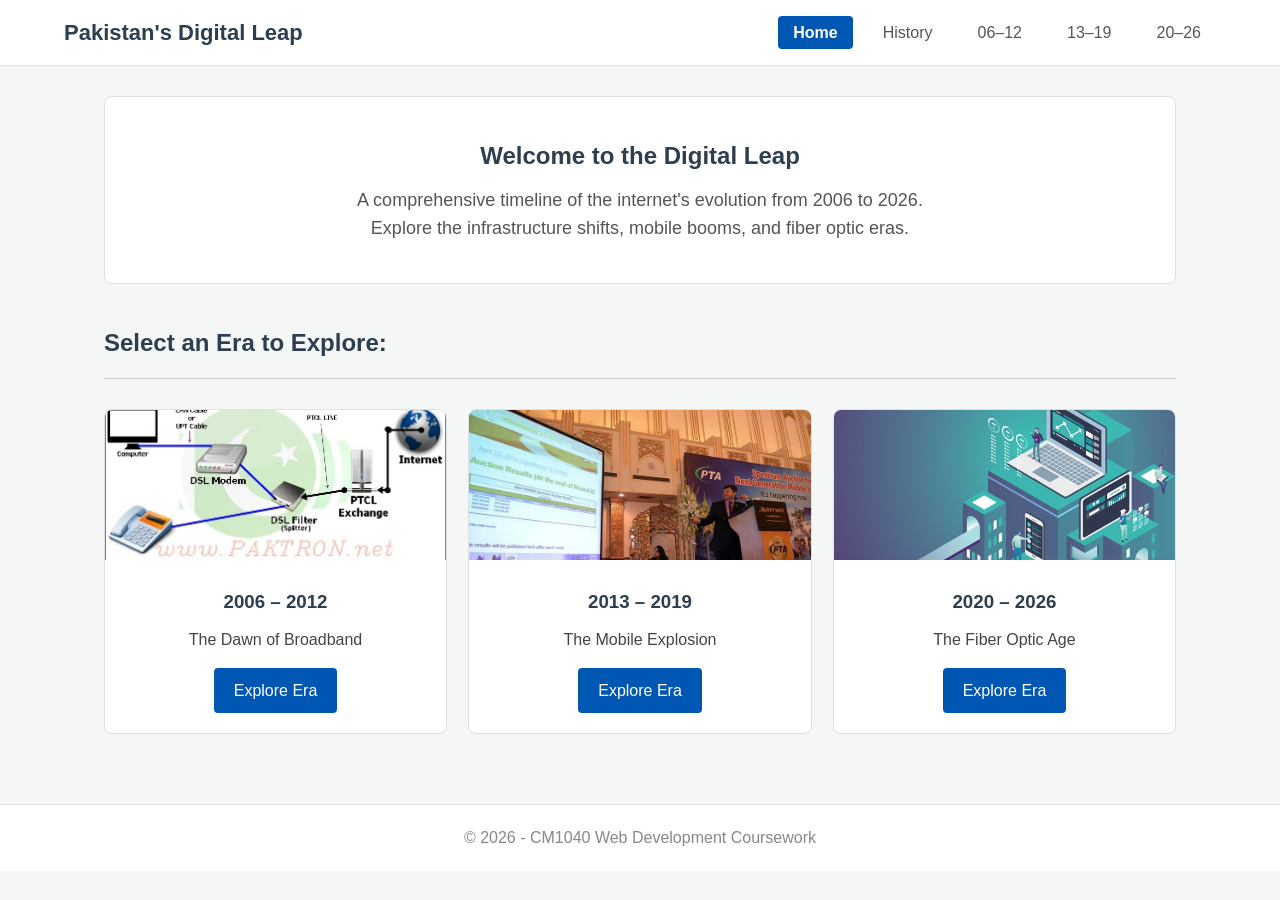
<file: Web Dev Final/index.html>
<!DOCTYPE html>
<html lang="en">
<head>
    <meta charset="UTF-8">
    <meta name="viewport" content="width=device-width, initial-scale=1.0">
    <title>Pakistan's Digital Leap | Home</title>
    <link rel="stylesheet" href="css/style.css">
</head>
<body>

    <header>
        <div class="logo">Pakistan's Digital Leap</div>
        <nav>
            <ul class="nav-links">
                <li><a href="index.html" class="active">Home</a></li>
                <li><a href="history.html">History</a></li>
                <li><a href="era1.html">06–12</a></li>
                <li><a href="era2.html">13–19</a></li>
                <li><a href="era3.html">20–26</a></li>
            </ul>
            <div class="burger">
                <div class="line1"></div>
                <div class="line2"></div>
                <div class="line3"></div>
            </div>
        </nav>
    </header>

    <main>
        <section class="hero-section">
            <h1>Welcome to the Digital Leap</h1>
            <p>A comprehensive timeline of the internet's evolution from 2006 to 2026.</p>
            <p>Explore the infrastructure shifts, mobile booms, and fiber optic eras.</p>
        </section>

        <section class="era-selection">
            <h2>Select an Era to Explore:</h2>
            <hr>
            
            <div class="card-container">
                <div class="era-card">
                    <img src="images/ptcl-2006.jpg" alt="Early broadband infrastructure" class="card-img">
                    <div class="card-content">
                        <h3>2006 – 2012</h3>
                        <p>The Dawn of Broadband</p>
                        <a href="era1.html" class="btn">Explore Era</a>
                    </div>
                </div>

                <div class="era-card">
                    <img src="images/auction-2014.jpg" alt="Mobile cell tower" class="card-img">
                    <div class="card-content">
                        <h3>2013 – 2019</h3>
                        <p>The Mobile Explosion</p>
                        <a href="era2.html" class="btn">Explore Era</a>
                    </div>
                </div>

                <div class="era-card">
                    <img src="images/ftth-2020.jpg" alt="Fiber optic cables" class="card-img">
                    <div class="card-content">
                        <h3>2020 – 2026</h3>
                        <p>The Fiber Optic Age</p>
                        <a href="era3.html" class="btn">Explore Era</a>
                    </div>
                </div>
            </div>
        </section>
    </main>

    <footer>
        <p>&copy; 2026 - CM1040 Web Development Coursework</p>
    </footer>

    <script src="js/main.js"></script>
</body>
</html>
</file>
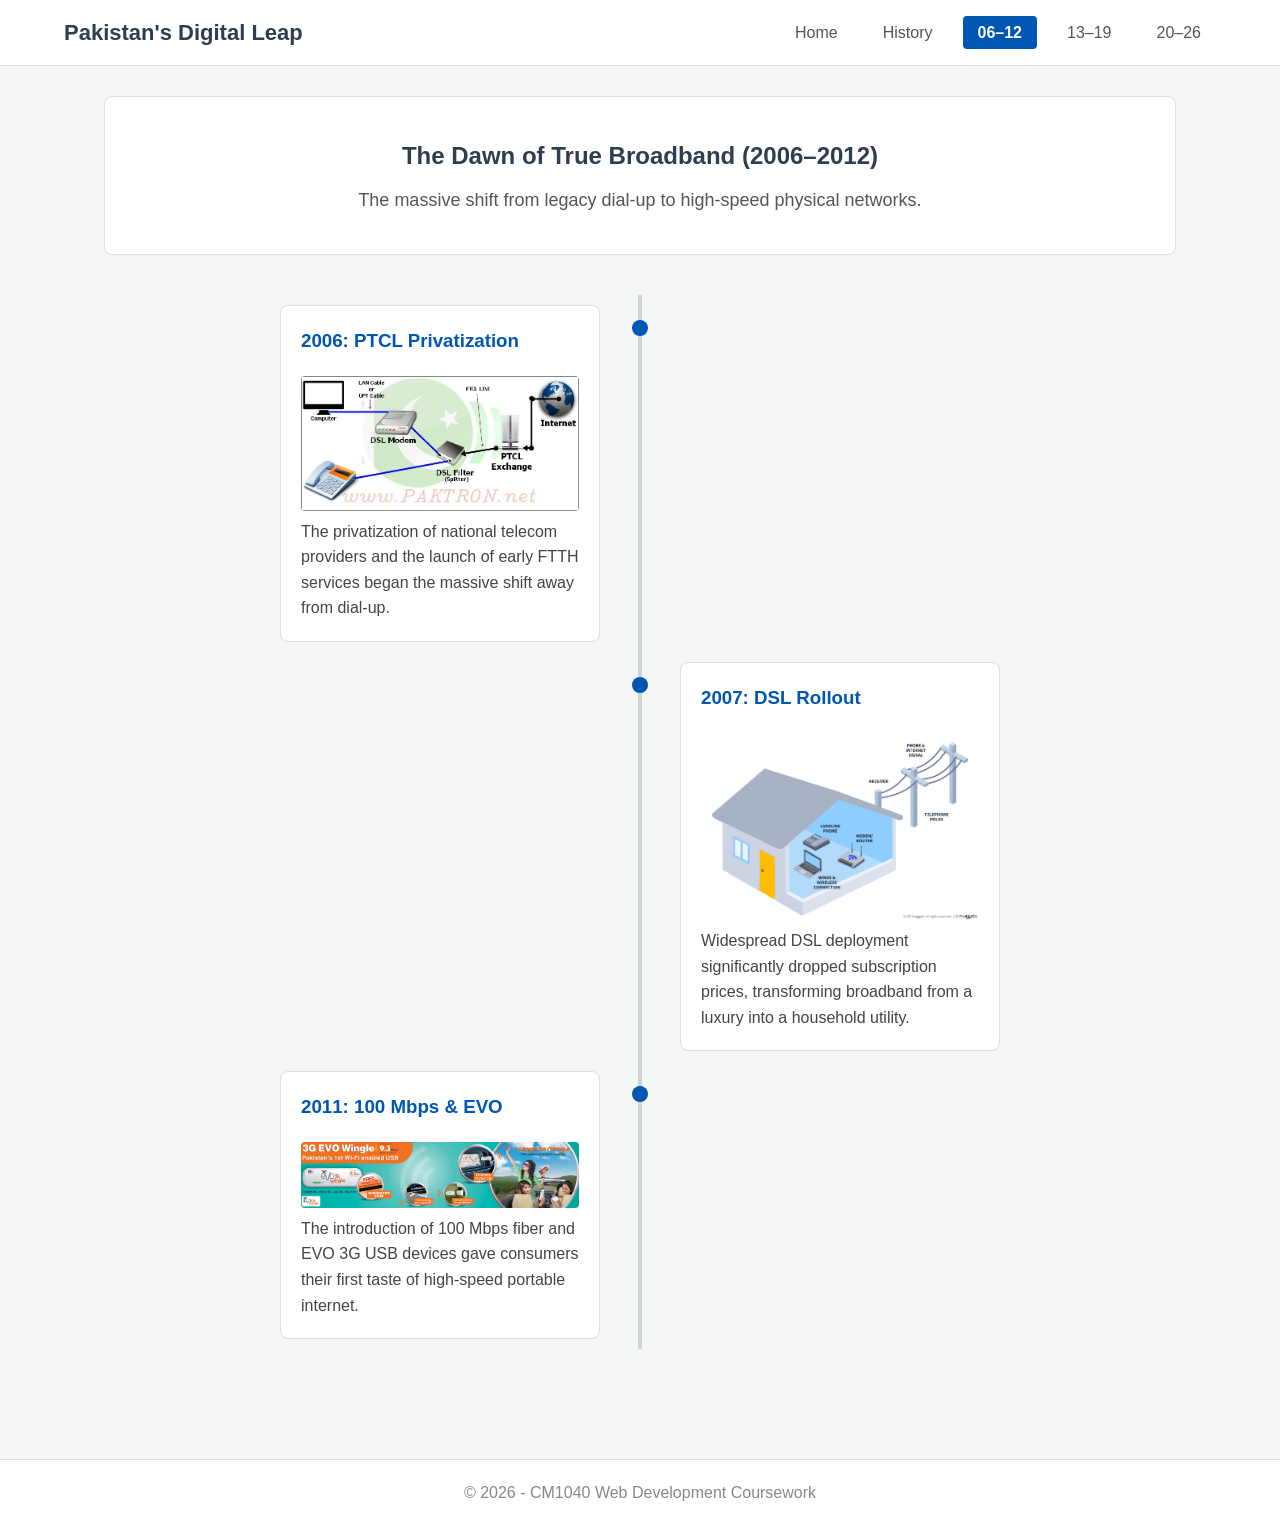
<file: Web Dev Final/era1.html>
<!DOCTYPE html>
<html lang="en">
<head>
    <meta charset="UTF-8">
    <meta name="viewport" content="width=device-width, initial-scale=1.0">
    <title>Pakistan's Digital Leap | 2006 - 2012</title>
    <link rel="stylesheet" href="css/style.css">
</head>
<body>

    <header>
        <div class="logo">Pakistan's Digital Leap</div>
        <nav>
            <ul class="nav-links">
                <li><a href="index.html">Home</a></li>
                <li><a href="history.html">History</a></li>
                <li><a href="era1.html" class="active">06–12</a></li>
                <li><a href="era2.html">13–19</a></li>
                <li><a href="era3.html">20–26</a></li>
            </ul>
            <div class="burger">
                <div class="line1"></div>
                <div class="line2"></div>
                <div class="line3"></div>
            </div>
        </nav>
    </header>

    <main>
        <section class="hero-section">
            <h1>The Dawn of True Broadband (2006–2012)</h1>
            <p>The massive shift from legacy dial-up to high-speed physical networks.</p>
        </section>

        <section class="timeline-container" id="timeline-container">
            </section>

        <template id="timeline-template">
            <div class="timeline-item">
                <div class="timeline-content">
                    <h3 class="timeline-title"></h3> <img src="" alt="" class="timeline-image">
                    <p class="timeline-desc"></p>
                </div>
            </div>
        </template>
        
    </main>

    <button id="backToTopBtn" title="Go to top">TOP</button>

    <footer>
        <p>&copy; 2026 - CM1040 Web Development Coursework</p>
    </footer>

    <script src="js/main.js"></script>
    
    <script>
        // Once the DOM is loaded, fetch the data for Era 1
        document.addEventListener('DOMContentLoaded', () => {
            // We will define this function in main.js next!
            loadTimelineData('data/era1-06-12.json');
        });
    </script>
</body>
</html>
</file>
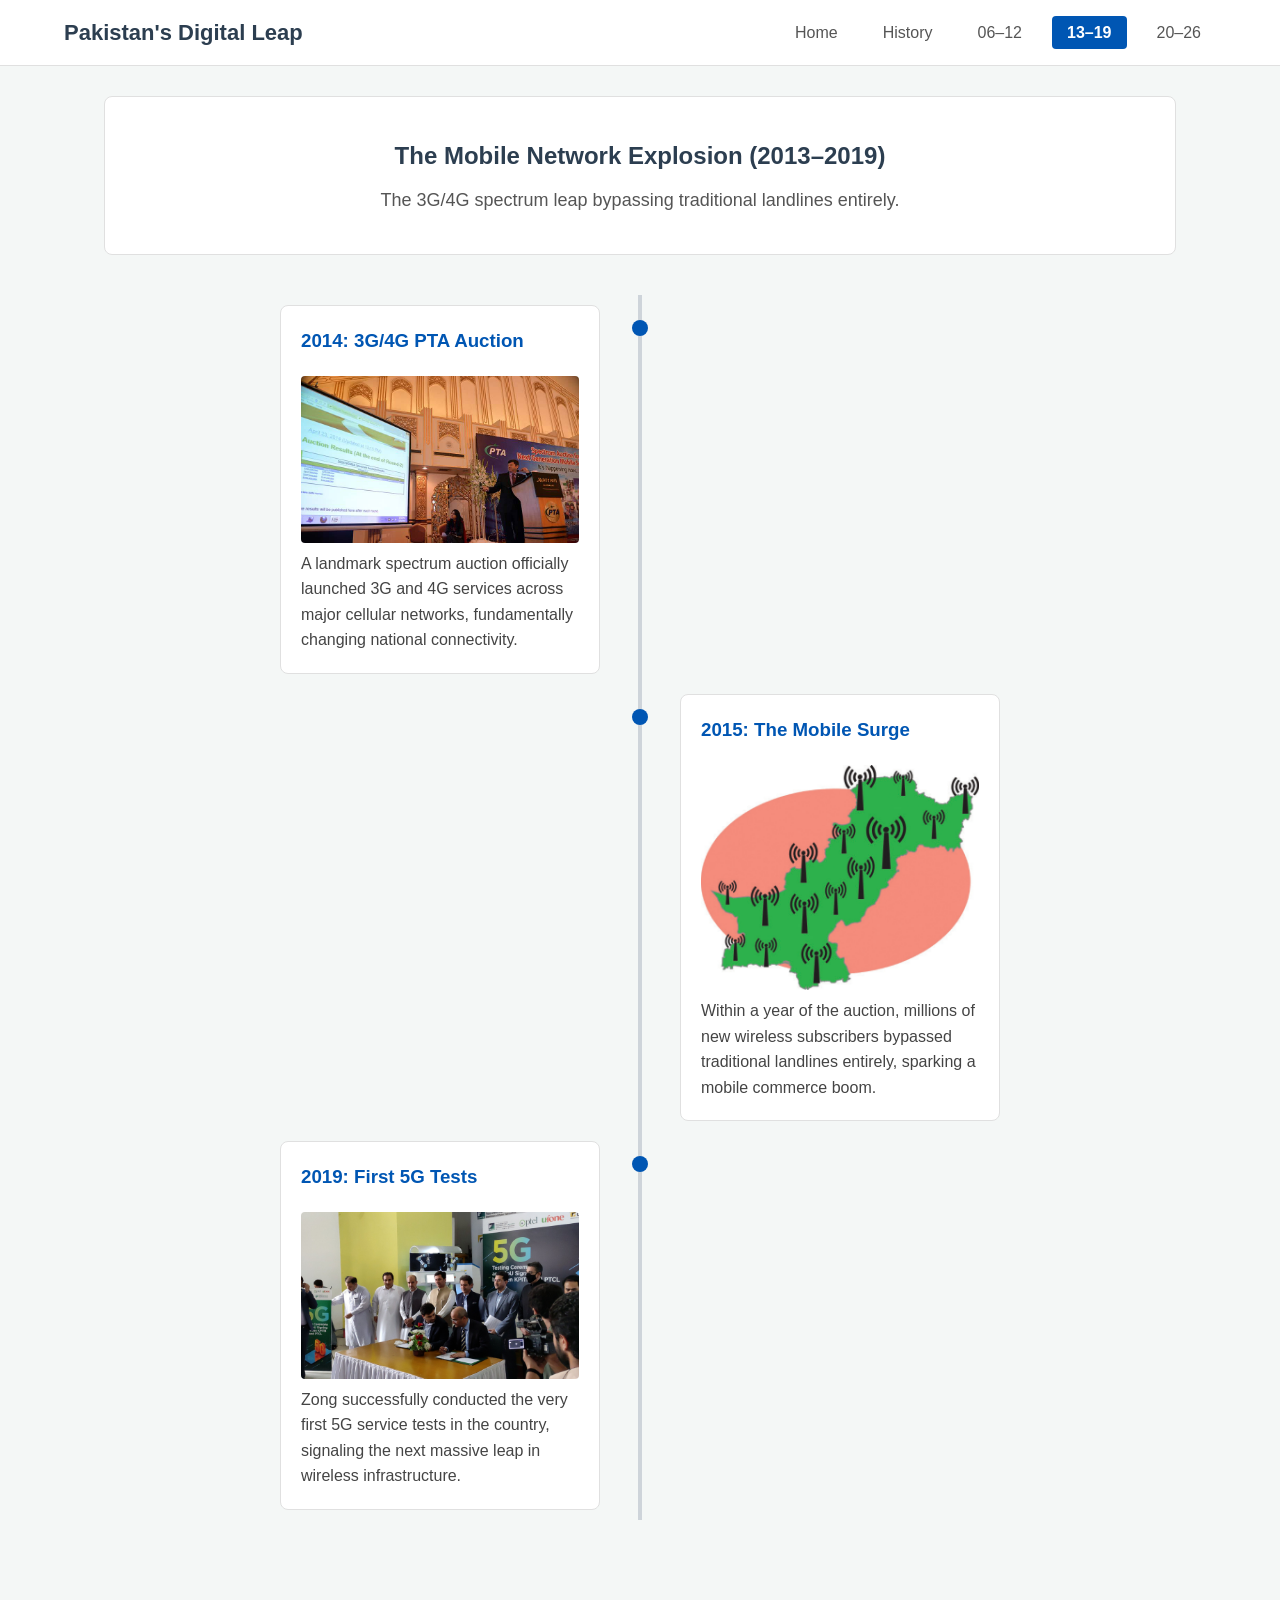
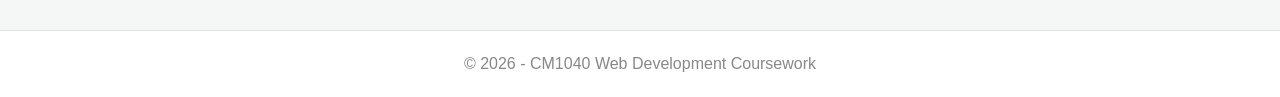
<file: Web Dev Final/era2.html>
<!DOCTYPE html>
<html lang="en">
<head>
    <meta charset="UTF-8">
    <meta name="viewport" content="width=device-width, initial-scale=1.0">
    <title>Pakistan's Digital Leap | 2013 - 2019</title>
    <link rel="stylesheet" href="css/style.css">
</head>
<body>

    <header>
        <div class="logo">Pakistan's Digital Leap</div>
        <nav>
            <ul class="nav-links">
                <li><a href="index.html">Home</a></li>
                <li><a href="history.html">History</a></li>
                <li><a href="era1.html">06–12</a></li>
                <li><a href="era2.html" class="active">13–19</a></li>
                <li><a href="era3.html">20–26</a></li>
            </ul>
            <div class="burger">
                <div class="line1"></div>
                <div class="line2"></div>
                <div class="line3"></div>
            </div>
        </nav>
    </header>

    <main>
        <section class="hero-section">
            <h1>The Mobile Network Explosion (2013–2019)</h1>
            <p>The 3G/4G spectrum leap bypassing traditional landlines entirely.</p>
        </section>

        <section class="timeline-container" id="timeline-container">
            </section>

        <template id="timeline-template">
            <div class="timeline-item">
                <div class="timeline-content">
                    <h3 class="timeline-title"></h3>
                    <img src="" alt="" class="timeline-image">
                    <p class="timeline-desc"></p>
                </div>
            </div>
        </template>
    </main>

    <button id="backToTopBtn" title="Go to top">TOP</button>

    <footer>
        <p>&copy; 2026 - CM1040 Web Development Coursework</p>
    </footer>

    <script src="js/main.js"></script>
    <script>
        document.addEventListener('DOMContentLoaded', () => {
            // Fetching the Era 2 JSON data
            loadTimelineData('data/era2-13-19.json');
        });
    </script>
</body>
</html>
</file>
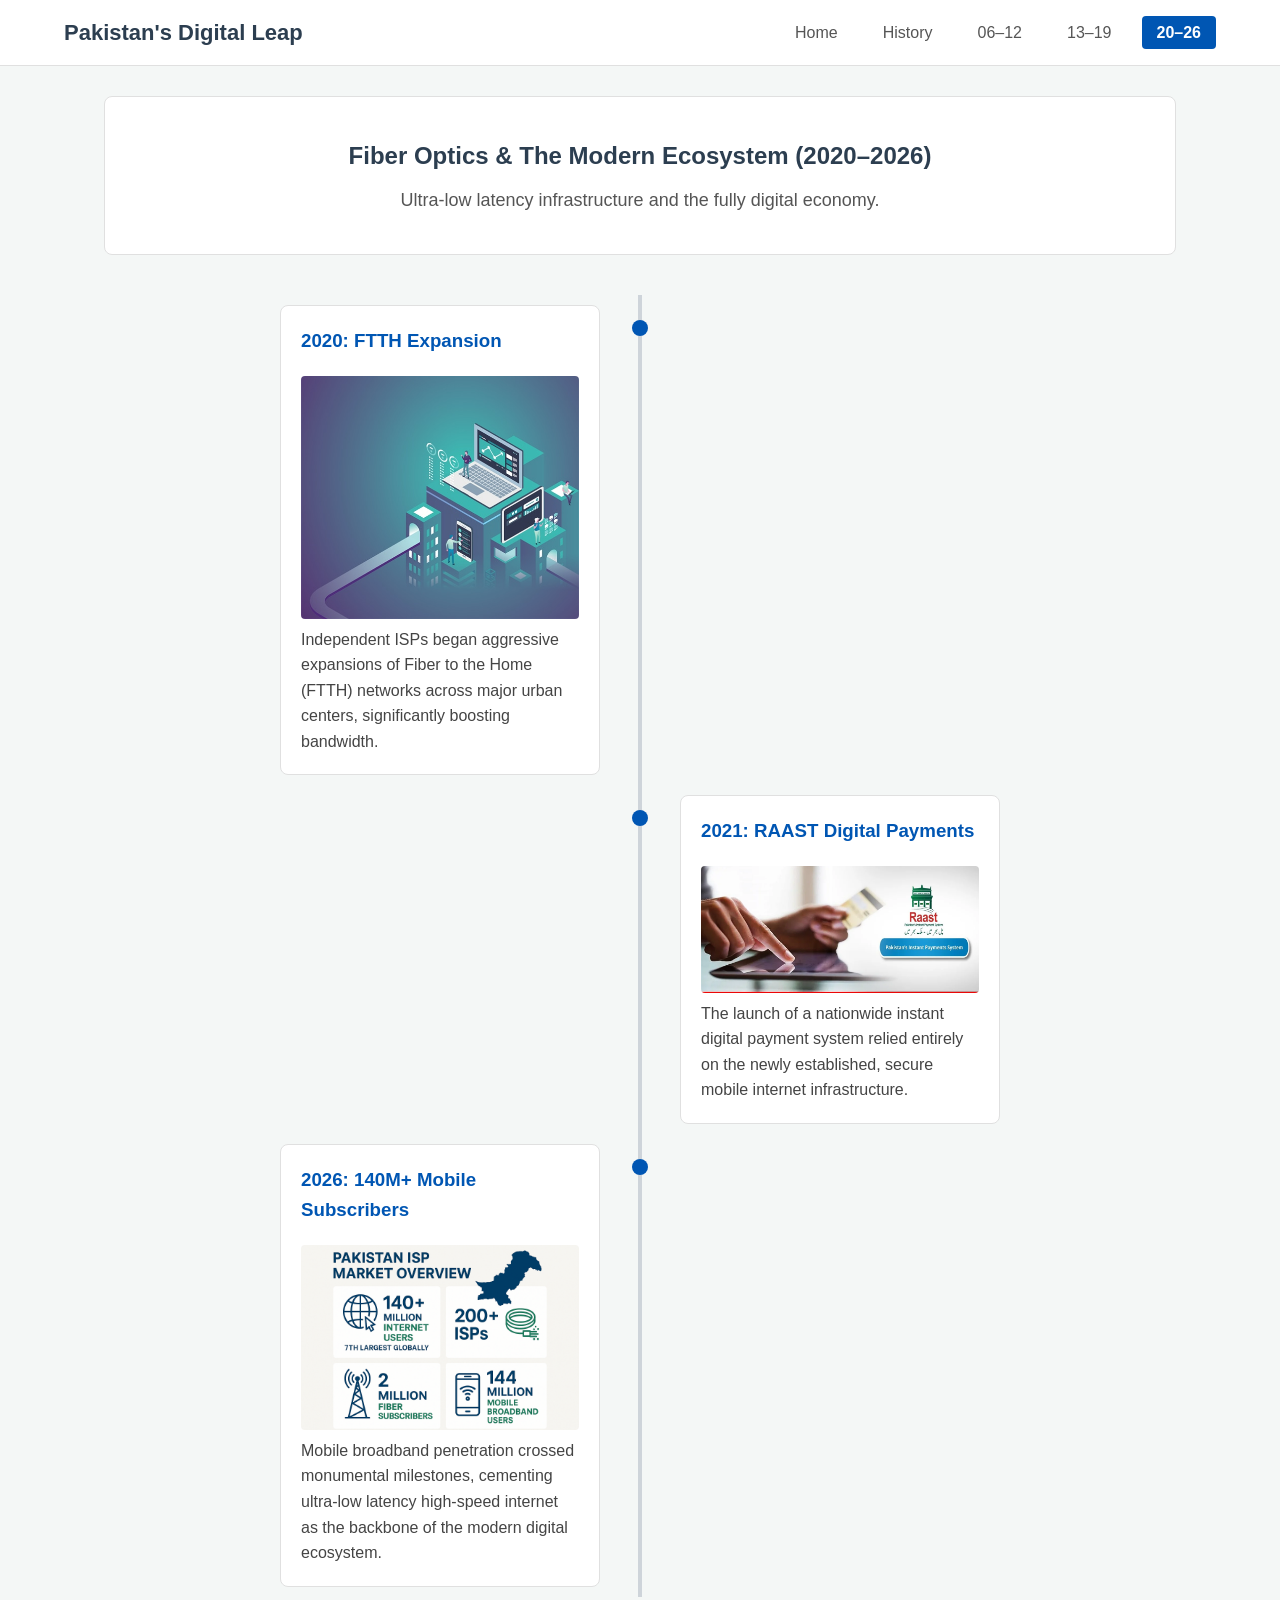
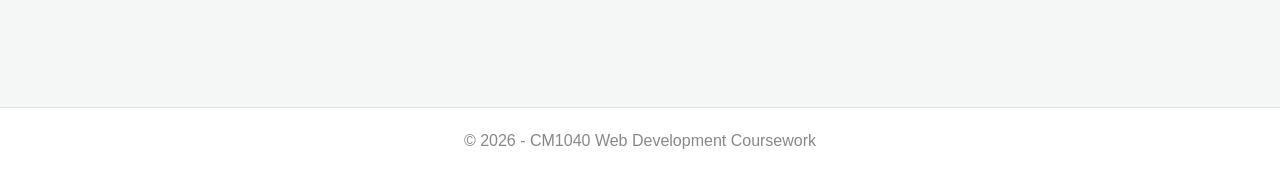
<file: Web Dev Final/era3.html>
<!DOCTYPE html>
<html lang="en">
<head>
    <meta charset="UTF-8">
    <meta name="viewport" content="width=device-width, initial-scale=1.0">
    <title>Pakistan's Digital Leap | 2020 - 2026</title>
    <link rel="stylesheet" href="css/style.css">
</head>
<body>

    <header>
        <div class="logo">Pakistan's Digital Leap</div>
        <nav>
            <ul class="nav-links">
                <li><a href="index.html">Home</a></li>
                <li><a href="history.html">History</a></li>
                <li><a href="era1.html">06–12</a></li>
                <li><a href="era2.html">13–19</a></li>
                <li><a href="era3.html" class="active">20–26</a></li>
            </ul>
            <div class="burger">
                <div class="line1"></div>
                <div class="line2"></div>
                <div class="line3"></div>
            </div>
        </nav>
    </header>

    <main>
        <section class="hero-section">
            <h1>Fiber Optics & The Modern Ecosystem (2020–2026)</h1>
            <p>Ultra-low latency infrastructure and the fully digital economy.</p>
        </section>

        <section class="timeline-container" id="timeline-container">
            </section>

        <template id="timeline-template">
            <div class="timeline-item">
                <div class="timeline-content">
                    <h3 class="timeline-title"></h3>
                    <img src="" alt="" class="timeline-image">
                    <p class="timeline-desc"></p>
                </div>
            </div>
        </template>
    </main>

    <button id="backToTopBtn" title="Go to top">TOP</button>

    <footer>
        <p>&copy; 2026 - CM1040 Web Development Coursework</p>
    </footer>

    <script src="js/main.js"></script>
    <script>
        document.addEventListener('DOMContentLoaded', () => {
            // Fetching the Era 3 JSON data
            loadTimelineData('data/era3-20-26.json');
        });
    </script>
</body>
</html>
</file>
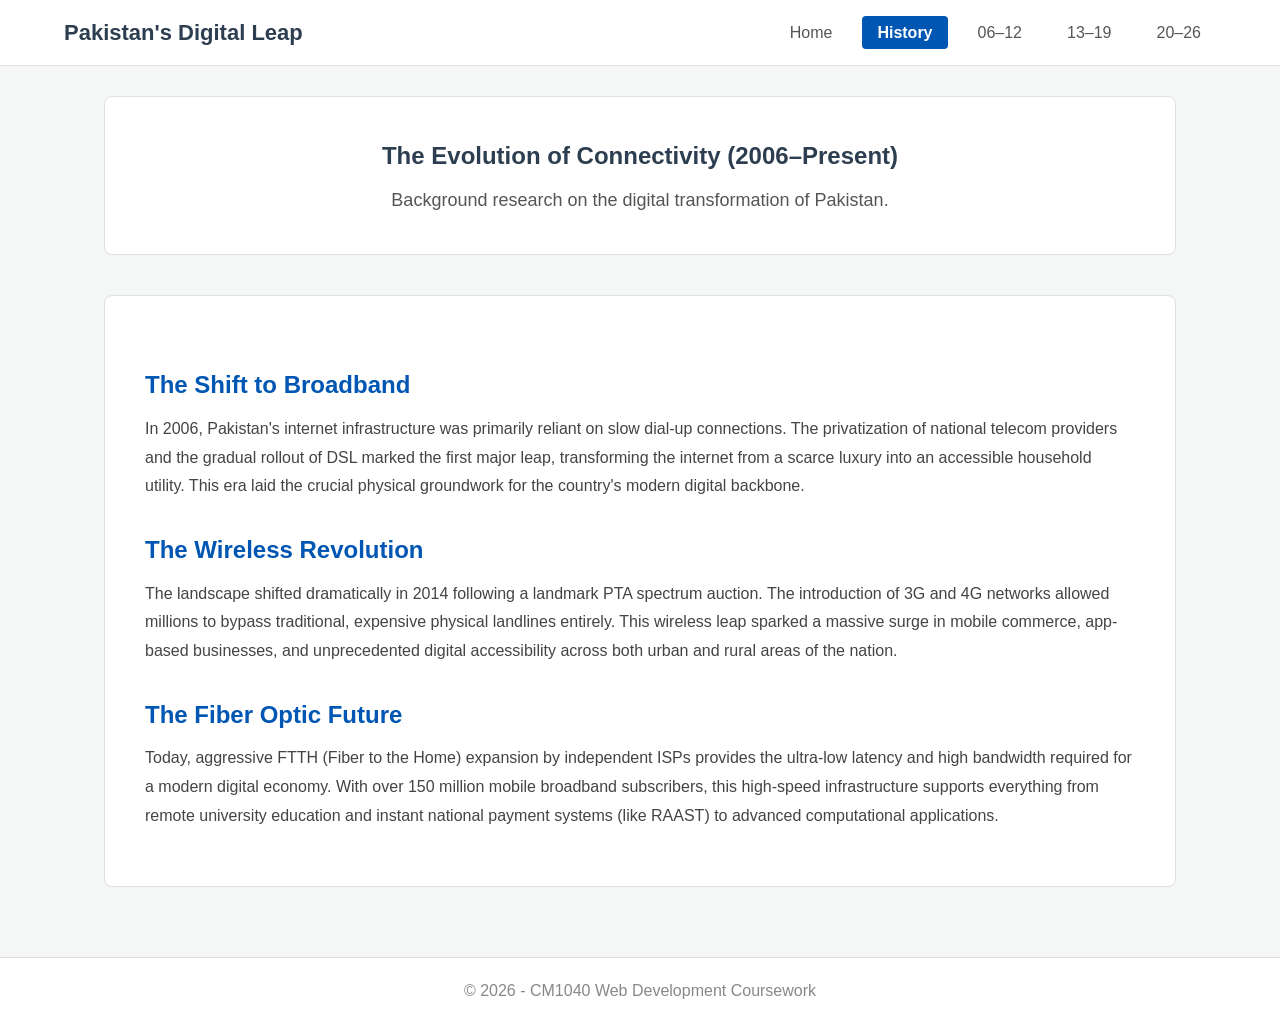
<file: Web Dev Final/history.html>
<!DOCTYPE html>
<html lang="en">
<head>
    <meta charset="UTF-8">
    <meta name="viewport" content="width=device-width, initial-scale=1.0">
    <title>Pakistan's Digital Leap | History</title>
    <link rel="stylesheet" href="css/style.css">
    <style>
        /* Specific styling just for the history text layout to make it readable */
        .history-content {
            background-color: #ffffff;
            padding: 40px;
            border-radius: 8px;
            border: 1px solid #e0e0e0;
            margin-top: 20px;
        }
        .history-content h2 {
            color: #0056b3;
            margin-top: 30px;
        }
        .history-content p {
            margin-bottom: 15px;
            color: #444;
            line-height: 1.8;
        }
    </style>
</head>
<body>

    <header>
        <div class="logo">Pakistan's Digital Leap</div>
        <nav>
            <ul class="nav-links">
                <li><a href="index.html">Home</a></li>
                <li><a href="history.html" class="active">History</a></li>
                <li><a href="era1.html">06–12</a></li>
                <li><a href="era2.html">13–19</a></li>
                <li><a href="era3.html">20–26</a></li>
            </ul>
            <div class="burger">
                <div class="line1"></div>
                <div class="line2"></div>
                <div class="line3"></div>
            </div>
        </nav>
    </header>

    <main>
        <section class="hero-section">
            <h1>The Evolution of Connectivity (2006–Present)</h1>
            <p>Background research on the digital transformation of Pakistan.</p>
        </section>

        <section class="history-content">
            <h2>The Shift to Broadband</h2>
            <p>In 2006, Pakistan's internet infrastructure was primarily reliant on slow dial-up connections. The privatization of national telecom providers and the gradual rollout of DSL marked the first major leap, transforming the internet from a scarce luxury into an accessible household utility. This era laid the crucial physical groundwork for the country's modern digital backbone.</p>

            <h2>The Wireless Revolution</h2>
            <p>The landscape shifted dramatically in 2014 following a landmark PTA spectrum auction. The introduction of 3G and 4G networks allowed millions to bypass traditional, expensive physical landlines entirely. This wireless leap sparked a massive surge in mobile commerce, app-based businesses, and unprecedented digital accessibility across both urban and rural areas of the nation.</p>

            <h2>The Fiber Optic Future</h2>
            <p>Today, aggressive FTTH (Fiber to the Home) expansion by independent ISPs provides the ultra-low latency and high bandwidth required for a modern digital economy. With over 150 million mobile broadband subscribers, this high-speed infrastructure supports everything from remote university education and instant national payment systems (like RAAST) to advanced computational applications.</p>
        </section>
    </main>

    <button id="backToTopBtn" title="Go to top">TOP</button>

    <footer>
        <p>&copy; 2026 - CM1040 Web Development Coursework</p>
    </footer>

    <script src="js/main.js"></script>
</body>
</html>
</file>
<file: Web Dev Final/css/style.css>
/* ==========================================================================
   CM1040 Web Development Coursework
   Project: Pakistan's Digital Leap (2006 - 2026)
   ========================================================================== */

/* --- 1. GLOBAL RESETS & TYPOGRAPHY --- */
* {
    margin: 0;
    padding: 0;
    box-sizing: border-box;
}

body {
    /* Using clean, accessible sans-serif fonts as established in Version 2 */
    font-family: Arial, Helvetica, sans-serif;
    background-color: #f4f7f6;
    color: #444;
    line-height: 1.6;
}

h1, h2, h3 {
    color: #2c3e50;
    margin-bottom: 10px;
}

a {
    text-decoration: none;
    color: #0056b3;
}

/* --- 2. HEADER & NAVIGATION --- */
header {
    background-color: #ffffff;
    border-bottom: 1px solid #e0e0e0;
    display: flex;
    justify-content: space-between;
    align-items: center;
    padding: 15px 5%;
    position: sticky;
    top: 0;
    z-index: 1000;
}

.logo {
    font-size: 22px;
    font-weight: bold;
    color: #2c3e50;
}

.nav-links {
    list-style: none;
    display: flex;
    gap: 15px;
}

.nav-links li a {
    color: #555555;
    font-size: 16px;
    padding: 8px 15px;
    border-radius: 4px;
    transition: all 0.3s ease;
}

.nav-links li a:hover {
    background-color: #e9ecef;
}

/* Active Page Highlight (The Blue Button) */
.nav-links li a.active {
    background-color: #0056b3;
    color: #ffffff;
    font-weight: bold;
}

/* Mobile Hamburger Menu (Hidden on Desktop) */
.burger {
    display: none;
    cursor: pointer;
}

.burger div {
    width: 25px;
    height: 3px;
    background-color: #2c3e50;
    margin: 5px;
    transition: all 0.3s ease;
}

/* --- 3. MAIN LAYOUT & HERO SECTION --- */
main {
    padding: 30px 5%;
    max-width: 1200px;
    margin: auto;
}

.hero-section {
    background-color: #ffffff;
    padding: 40px;
    border-radius: 8px;
    text-align: center;
    border: 1px solid #e0e0e0;
    margin-bottom: 40px;
}

.hero-section p {
    font-size: 18px;
    color: #555;
}

/* --- 4. HOMEPAGE ERA CARDS --- */
.era-selection h2 {
    margin-bottom: 15px;
}

.era-selection hr {
    border: 0;
    height: 1px;
    background: #cccccc;
    margin-bottom: 30px;
}

.card-container {
    display: flex;
    justify-content: space-between;
    gap: 20px;
}

.era-card {
    background: #ffffff;
    border: 1px solid #e0e0e0;
    border-radius: 8px;
    overflow: hidden;
    width: 32%;
    text-align: center;
    transition: transform 0.3s ease;
}

.era-card:hover {
    transform: translateY(-5px);
    box-shadow: 0 4px 15px rgba(0,0,0,0.1);
}

.card-img {
    width: 100%;
    height: 150px;
    object-fit: cover;
    background-color: #e9ecef; /* Fallback if image doesn't load */
}

.card-content {
    padding: 20px;
}

.btn {
    display: inline-block;
    margin-top: 15px;
    padding: 10px 20px;
    background-color: #0056b3;
    color: #ffffff;
    border-radius: 4px;
}

.btn:hover {
    background-color: #004494;
    color: #ffffff;
}

/* --- 5. TIMELINE LAYOUT (For Era Pages) --- */
.timeline-container {
    position: relative;
    max-width: 800px;
    margin: 40px auto;
}

/* The Central Line */
.timeline-container::after {
    content: '';
    position: absolute;
    width: 4px;
    background-color: #ced4da;
    top: 0;
    bottom: 0;
    left: 50%;
    margin-left: -2px;
}

/* Timeline Item Container */
.timeline-item {
    padding: 10px 40px;
    position: relative;
    background-color: inherit;
    width: 50%;
}

/* Left and Right alignments */
.timeline-item.left { left: 0; }
.timeline-item.right { left: 50%; }

/* The Nodes (Circles on the line) */
.timeline-item::after {
    content: '';
    position: absolute;
    width: 16px;
    height: 16px;
    background-color: #0056b3;
    border-radius: 50%;
    top: 25px;
    z-index: 1;
}

.timeline-item.left::after { right: -8px; }
.timeline-item.right::after { left: -8px; }

/* The Data Card */
.timeline-content {
    padding: 20px;
    background-color: #ffffff;
    position: relative;
    border-radius: 8px;
    border: 1px solid #e0e0e0;
}

.timeline-content h3 { color: #0056b3; }
.timeline-image { width: 100%; height: auto; border-radius: 4px; margin-top: 10px; }

/* --- 6. FLOATING BACK TO TOP BUTTON --- */
#backToTopBtn {
    display: none; /* Hidden by default, shown via JS */
    position: fixed;
    bottom: 30px;
    right: 30px;
    z-index: 99;
    border: none;
    outline: none;
    background-color: #0056b3;
    color: white;
    cursor: pointer;
    padding: 15px;
    border-radius: 50%;
    font-size: 12px;
    font-weight: bold;
    box-shadow: 0 4px 8px rgba(0,0,0,0.2);
}

#backToTopBtn:hover {
    background-color: #004494;
}

/* --- 7. FOOTER --- */
footer {
    text-align: center;
    padding: 20px;
    background-color: #ffffff;
    border-top: 1px solid #e0e0e0;
    color: #888888;
    margin-top: 40px;
}

/* --- 8. RESPONSIVE DESIGN (Mobile Devices) --- */
@media screen and (max-width: 768px) {
    /* Stack cards on homepage */
    .card-container {
        flex-direction: column;
    }
    .era-card {
        width: 100%;
    }
    
    /* Mobile Navigation */
    .nav-links {
        display: none; /* Hide standard links */
        flex-direction: column;
        width: 100%;
        position: absolute;
        top: 60px;
        left: 0;
        background-color: #ffffff;
        text-align: center;
        border-bottom: 1px solid #e0e0e0;
    }
    
    .nav-links.nav-active {
        display: flex;
    }

    .burger {
        display: block;
    }

    /* Shift Timeline to the Left for Mobile */
    .timeline-container::after {
        left: 20px; /* Move line to left edge */
    }
    
    .timeline-item {
        width: 100%;
        padding-left: 50px;
        padding-right: 10px;
    }
    
    .timeline-item.left, .timeline-item.right {
        left: 0;
    }
    
    .timeline-item.left::after, .timeline-item.right::after {
        left: 12px; /* Align nodes to new line position */
    }
}
</file>
